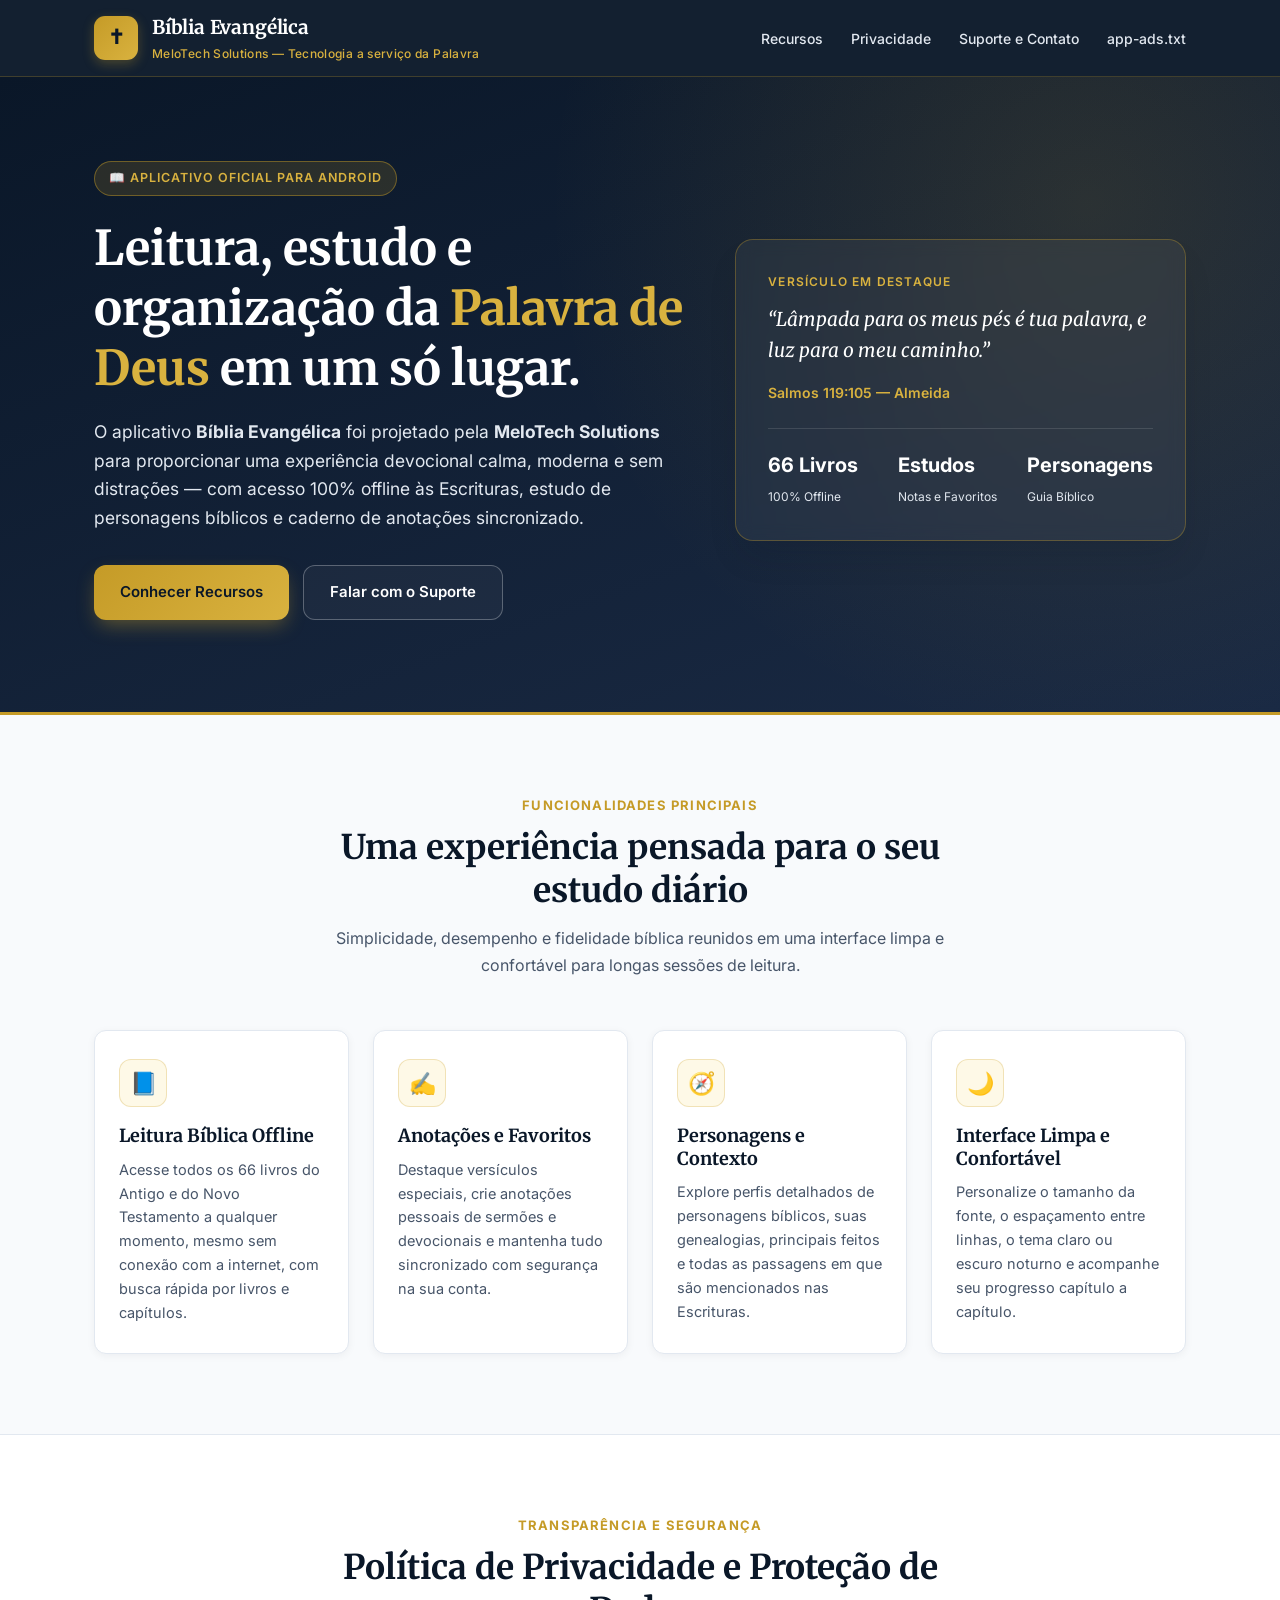
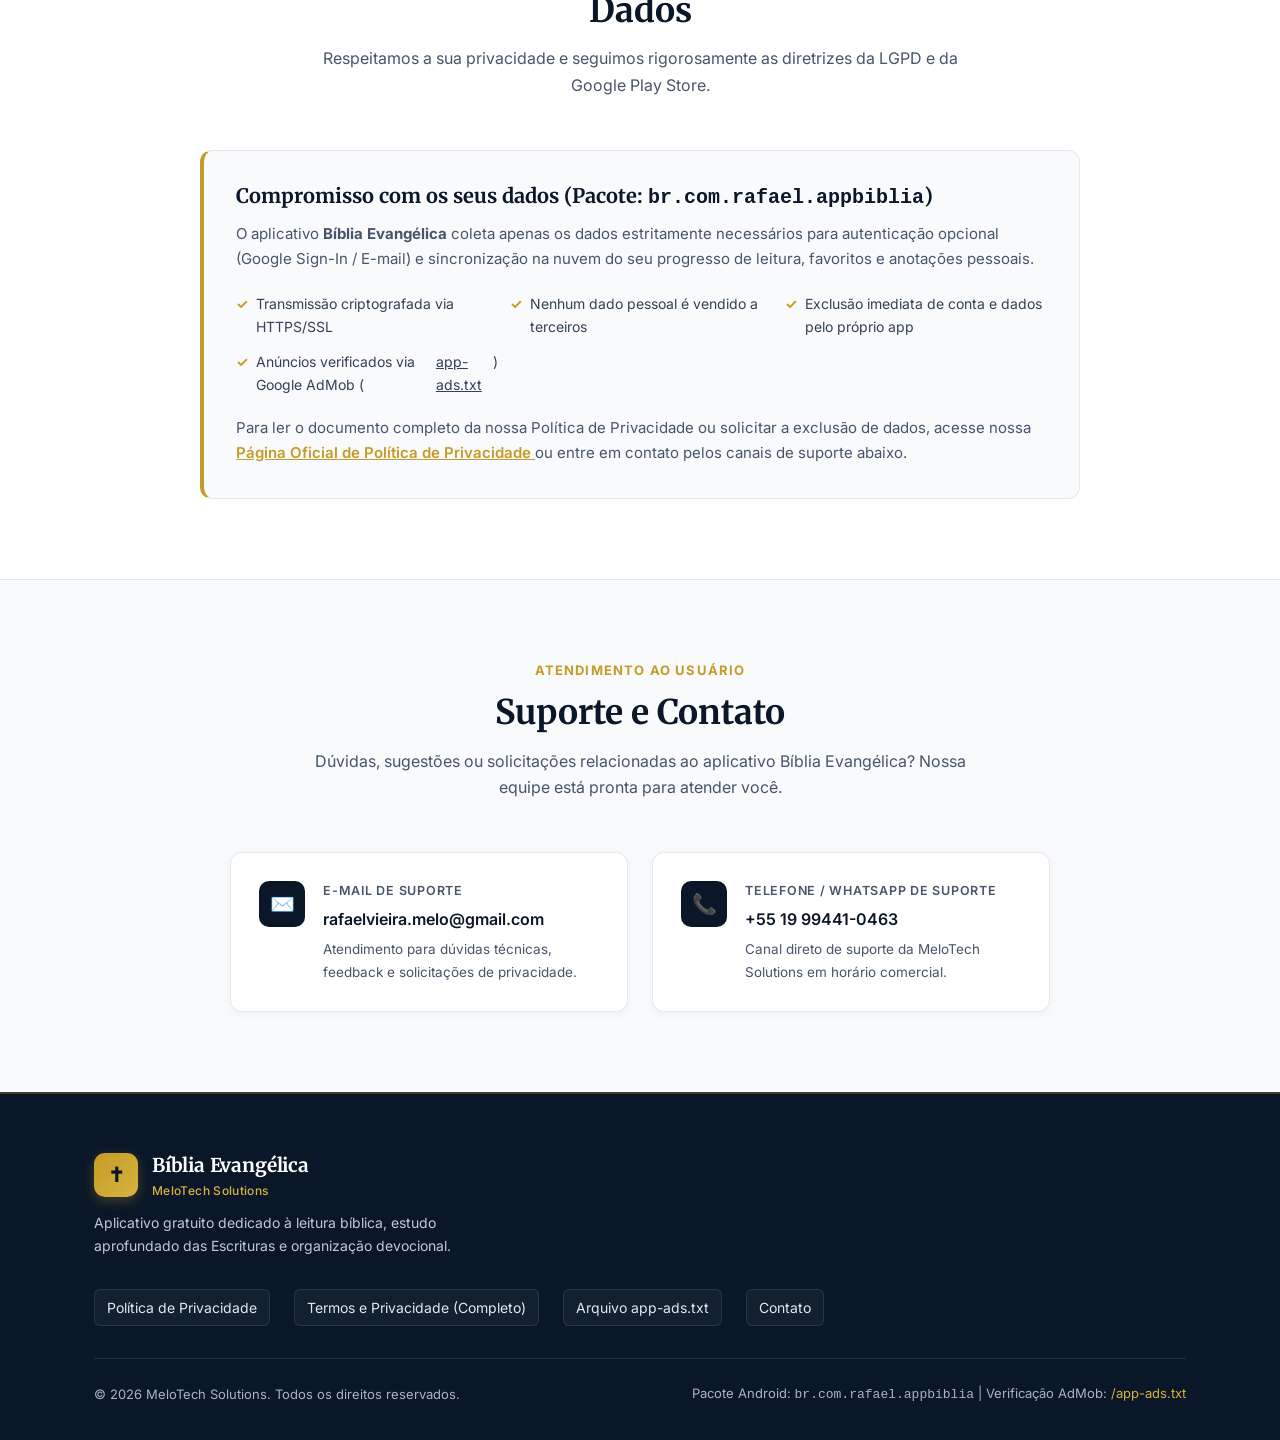
<file: index.html>
<!DOCTYPE html>
<html lang="pt-BR">
<head>
  <meta charset="UTF-8" />
  <meta name="viewport" content="width=device-width, initial-scale=1.0" />
  <meta name="description" content="Bíblia Evangélica — Aplicativo gratuito de leitura bíblica offline, estudo de personagens, anotações pessoais e acompanhamento de progresso. Desenvolvido por MeloTech Solutions." />
  <title>Bíblia Evangélica — Leitura e Estudo Bíblico | MeloTech Solutions</title>

  <!-- Tipografia Google Fonts (Inter + Merriweather) -->
  <link rel="preconnect" href="https://fonts.googleapis.com" />
  <link rel="preconnect" href="https://fonts.gstatic.com" crossorigin />
  <link href="https://fonts.googleapis.com/css2?family=Inter:wght@400;500;600;700&family=Merriweather:ital,wght@0,700;1,400&display=swap" rel="stylesheet" />

  <!-- Folha de estilo principal -->
  <link rel="stylesheet" href="style.css" />
</head>
<body>

  <!-- ==================== CABEÇALHO ==================== -->
  <header class="site-header">
    <div class="container header-inner">
      <a href="#" class="brand" aria-label="Bíblia Evangélica - MeloTech Solutions">
        <div class="brand-badge" aria-hidden="true">✝</div>
        <div class="brand-text">
          <span class="brand-title">Bíblia Evangélica</span>
          <span class="brand-slogan">MeloTech Solutions — Tecnologia a serviço da Palavra</span>
        </div>
      </a>

      <nav aria-label="Navegação principal">
        <ul class="nav-links">
          <li><a href="#recursos">Recursos</a></li>
          <li><a href="#privacidade">Privacidade</a></li>
          <li><a href="#suporte">Suporte e Contato</a></li>
          <li><a href="app-ads.txt" target="_blank" rel="noopener">app-ads.txt</a></li>
        </ul>
      </nav>
    </div>
  </header>

  <!-- ==================== SEÇÃO HERO ==================== -->
  <main>
    <section class="hero">
      <div class="container hero-grid">
        <div>
          <span class="eyebrow">📖 Aplicativo Oficial para Android</span>
          <h1>
            Leitura, estudo e organização da <span>Palavra de Deus</span> em um só lugar.
          </h1>
          <p class="hero-description">
            O aplicativo <strong>Bíblia Evangélica</strong> foi projetado pela <strong>MeloTech Solutions</strong> para proporcionar uma experiência devocional calma, moderna e sem distrações — com acesso 100% offline às Escrituras, estudo de personagens bíblicos e caderno de anotações sincronizado.
          </p>
          <div class="hero-actions">
            <a href="#recursos" class="btn btn-primary">Conhecer Recursos</a>
            <a href="#suporte" class="btn btn-outline">Falar com o Suporte</a>
          </div>
        </div>

        <aside class="hero-card" aria-label="Destaque Bíblico">
          <span class="verse-card-label">Versículo em Destaque</span>
          <blockquote class="verse-quote">
            “Lâmpada para os meus pés é tua palavra, e luz para o meu caminho.”
          </blockquote>
          <span class="verse-ref">Salmos 119:105 — Almeida</span>

          <div class="hero-stats">
            <div class="stat-item">
              <strong>66 Livros</strong>
              <span>100% Offline</span>
            </div>
            <div class="stat-item">
              <strong>Estudos</strong>
              <span>Notas e Favoritos</span>
            </div>
            <div class="stat-item">
              <strong>Personagens</strong>
              <span>Guia Bíblico</span>
            </div>
          </div>
        </aside>
      </div>
    </section>

    <!-- ==================== SEÇÃO DE RECURSOS ==================== -->
    <section id="recursos" class="section">
      <div class="container">
        <div class="section-header">
          <span class="section-tag">Funcionalidades Principais</span>
          <h2>Uma experiência pensada para o seu estudo diário</h2>
          <p>
            Simplicidade, desempenho e fidelidade bíblica reunidos em uma interface limpa e confortável para longas sessões de leitura.
          </p>
        </div>

        <div class="features-grid">
          <article class="feature-card">
            <div class="feature-icon" aria-hidden="true">📘</div>
            <h3>Leitura Bíblica Offline</h3>
            <p>
              Acesse todos os 66 livros do Antigo e do Novo Testamento a qualquer momento, mesmo sem conexão com a internet, com busca rápida por livros e capítulos.
            </p>
          </article>

          <article class="feature-card">
            <div class="feature-icon" aria-hidden="true">✍️</div>
            <h3>Anotações e Favoritos</h3>
            <p>
              Destaque versículos especiais, crie anotações pessoais de sermões e devocionais e mantenha tudo sincronizado com segurança na sua conta.
            </p>
          </article>

          <article class="feature-card">
            <div class="feature-icon" aria-hidden="true">🧭</div>
            <h3>Personagens e Contexto</h3>
            <p>
              Explore perfis detalhados de personagens bíblicos, suas genealogias, principais feitos e todas as passagens em que são mencionados nas Escrituras.
            </p>
          </article>

          <article class="feature-card">
            <div class="feature-icon" aria-hidden="true">🌙</div>
            <h3>Interface Limpa e Confortável</h3>
            <p>
              Personalize o tamanho da fonte, o espaçamento entre linhas, o tema claro ou escuro noturno e acompanhe seu progresso capítulo a capítulo.
            </p>
          </article>
        </div>
      </div>
    </section>

    <!-- ==================== SEÇÃO DE PRIVACIDADE ==================== -->
    <section id="privacidade" class="section section-alt">
      <div class="container">
        <div class="section-header">
          <span class="section-tag">Transparência e Segurança</span>
          <h2>Política de Privacidade e Proteção de Dados</h2>
          <p>
            Respeitamos a sua privacidade e seguimos rigorosamente as diretrizes da LGPD e da Google Play Store.
          </p>
        </div>

        <div class="privacy-box">
          <h3>Compromisso com os seus dados (Pacote: <code>br.com.rafael.appbiblia</code>)</h3>
          <p>
            O aplicativo <strong>Bíblia Evangélica</strong> coleta apenas os dados estritamente necessários para autenticação opcional (Google Sign-In / E-mail) e sincronização na nuvem do seu progresso de leitura, favoritos e anotações pessoais.
          </p>
          <ul class="privacy-list">
            <li>Transmissão criptografada via HTTPS/SSL</li>
            <li>Nenhum dado pessoal é vendido a terceiros</li>
            <li>Exclusão imediata de conta e dados pelo próprio app</li>
            <li>Anúncios verificados via Google AdMob (<a href="app-ads.txt" style="text-decoration: underline;">app-ads.txt</a>)</li>
          </ul>
          <p style="margin-bottom: 0;">
            Para ler o documento completo da nossa Política de Privacidade ou solicitar a exclusão de dados, acesse nossa
            <a href="https://sites.google.com/view/biblia-evangelica-privacidade/in%C3%ADcio" target="_blank" rel="noopener" style="color: var(--gold-500); font-weight: 600; text-decoration: underline;">
              Página Oficial de Política de Privacidade
            </a>
            ou entre em contato pelos canais de suporte abaixo.
          </p>
        </div>
      </div>
    </section>

    <!-- ==================== SEÇÃO DE SUPORTE E CONTATO ==================== -->
    <section id="suporte" class="section">
      <div class="container">
        <div class="section-header">
          <span class="section-tag">Atendimento ao Usuário</span>
          <h2>Suporte e Contato</h2>
          <p>
            Dúvidas, sugestões ou solicitações relacionadas ao aplicativo Bíblia Evangélica? Nossa equipe está pronta para atender você.
          </p>
        </div>

        <div class="contact-grid">
          <div class="contact-card">
            <div class="contact-icon" aria-hidden="true">✉️</div>
            <div class="contact-info">
              <span>E-mail de Suporte</span>
              <a href="mailto:rafaelvieira.melo@gmail.com">rafaelvieira.melo@gmail.com</a>
              <p>Atendimento para dúvidas técnicas, feedback e solicitações de privacidade.</p>
            </div>
          </div>

          <div class="contact-card">
            <div class="contact-icon" aria-hidden="true">📞</div>
            <div class="contact-info">
              <span>Telefone / WhatsApp de Suporte</span>
              <a href="tel:+5519994410463">+55 19 99441-0463</a>
              <p>Canal direto de suporte da MeloTech Solutions em horário comercial.</p>
            </div>
          </div>
        </div>
      </div>
    </section>
  </main>

  <!-- ==================== RODAPÉ ==================== -->
  <footer class="site-footer">
    <div class="container">
      <div class="footer-top">
        <div class="footer-brand">
          <div class="brand">
            <div class="brand-badge" aria-hidden="true">✝</div>
            <div class="brand-text">
              <span class="brand-title">Bíblia Evangélica</span>
              <span class="brand-slogan">MeloTech Solutions</span>
            </div>
          </div>
          <p>
            Aplicativo gratuito dedicado à leitura bíblica, estudo aprofundado das Escrituras e organização devocional.
          </p>
        </div>

        <div class="footer-links" aria-label="Links institucionais e verificação">
          <a href="#privacidade">Política de Privacidade</a>
          <a href="https://sites.google.com/view/biblia-evangelica-privacidade/in%C3%ADcio" target="_blank" rel="noopener">Termos e Privacidade (Completo)</a>
          <a href="app-ads.txt" target="_blank" rel="noopener">Arquivo app-ads.txt</a>
          <a href="mailto:rafaelvieira.melo@gmail.com">Contato</a>
        </div>
      </div>

      <div class="footer-bottom">
        <span>&copy; 2026 MeloTech Solutions. Todos os direitos reservados.</span>
        <span>Pacote Android: <code>br.com.rafael.appbiblia</code> | Verificação AdMob: <a href="app-ads.txt" style="color: var(--gold-400);">/app-ads.txt</a></span>
      </div>
    </div>
  </footer>

</body>
</html>
</file>
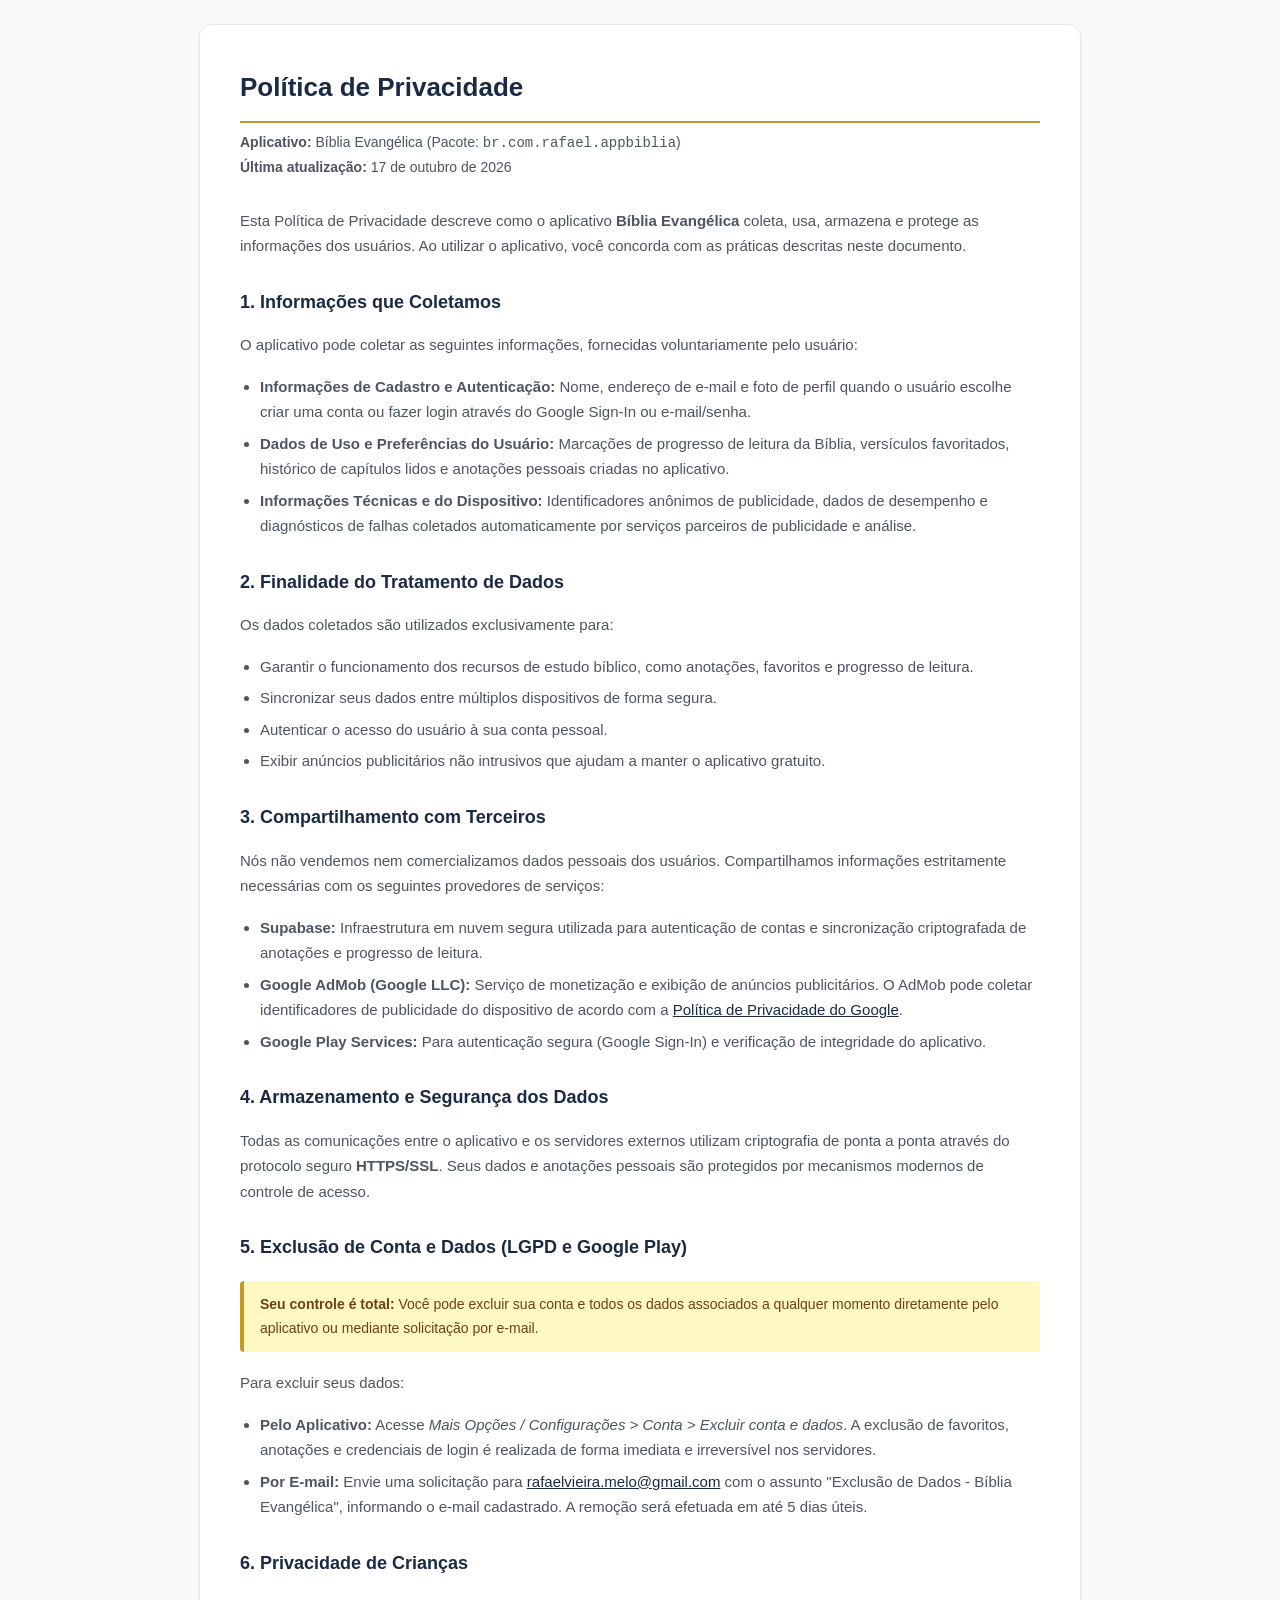
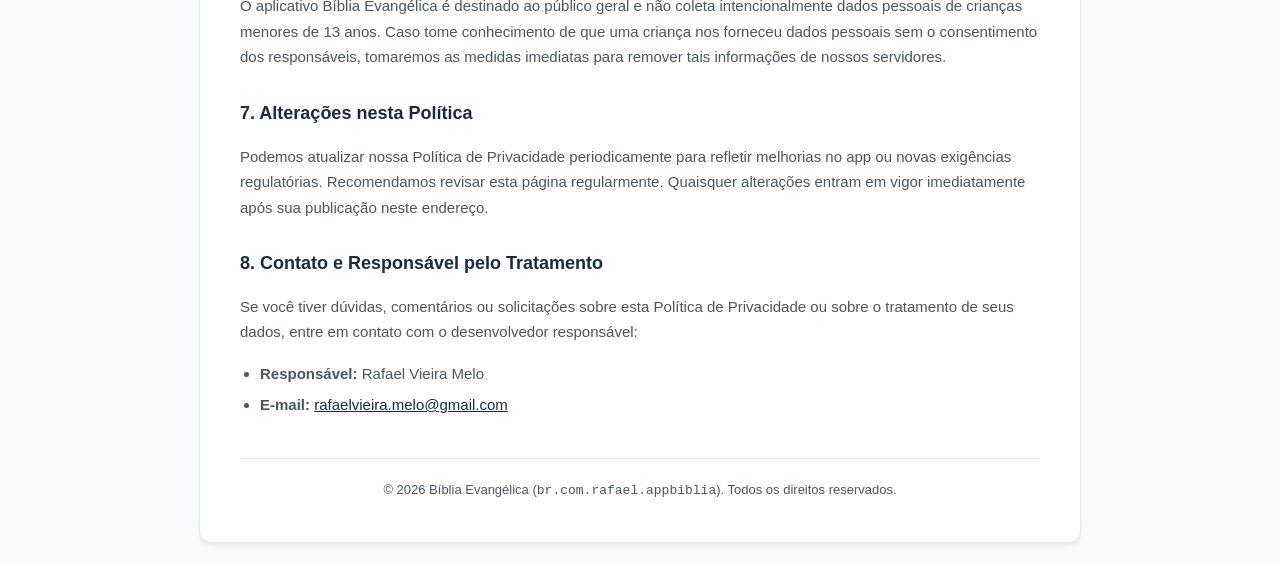
<file: privacidade.html>
<!DOCTYPE html>
<html lang="pt-BR">
<head>
    <meta charset="UTF-8">
    <meta name="viewport" content="width=device-width, initial-scale=1.0">
    <title>Política de Privacidade - Bíblia Evangélica</title>
    <style>
        :root {
            --primary: #1A2A44;
            --accent: #C59B27;
            --text-primary: #1F2937;
            --text-secondary: #4B5563;
            --bg: #F9FAFB;
            --card-bg: #FFFFFF;
            --border: #E5E7EB;
        }
        body {
            font-family: -apple-system, BlinkMacSystemFont, "Segoe UI", Roboto, Helvetica, Arial, sans-serif;
            line-height: 1.7;
            color: var(--text-primary);
            background-color: var(--bg);
            margin: 0;
            padding: 24px 16px;
        }
        .container {
            max-width: 800px;
            margin: 0 auto;
            background: var(--card-bg);
            padding: 40px;
            border-radius: 12px;
            box-shadow: 0 4px 6px -1px rgba(0, 0, 0, 0.05), 0 2px 4px -1px rgba(0, 0, 0, 0.03);
            border: 1px solid var(--border);
        }
        h1 {
            color: var(--primary);
            font-size: 26px;
            margin-top: 0;
            margin-bottom: 8px;
            border-bottom: 2px solid var(--accent);
            padding-bottom: 12px;
        }
        .subtitle {
            color: var(--text-secondary);
            font-size: 14px;
            margin-bottom: 28px;
        }
        h2 {
            color: var(--primary);
            font-size: 18px;
            margin-top: 28px;
            margin-bottom: 10px;
        }
        p, li {
            color: var(--text-secondary);
            font-size: 15px;
        }
        ul {
            padding-left: 20px;
        }
        li {
            margin-bottom: 6px;
        }
        .highlight-box {
            background-color: #FEF9C3;
            border-left: 4px solid var(--accent);
            padding: 12px 16px;
            margin: 18px 0;
            border-radius: 4px;
            font-size: 14px;
            color: #713F12;
        }
        footer {
            margin-top: 40px;
            padding-top: 20px;
            border-top: 1px solid var(--border);
            font-size: 13px;
            color: var(--text-secondary);
            text-align: center;
        }
        a {
            color: var(--primary);
            font-weight: 500;
        }
    </style>
</head>
<body>

<div class="container">
    <h1>Política de Privacidade</h1>
    <div class="subtitle">
        <strong>Aplicativo:</strong> Bíblia Evangélica (Pacote: <code>br.com.rafael.appbiblia</code>)<br>
        <strong>Última atualização:</strong> 17 de outubro de 2026
    </div>

    <p>Esta Política de Privacidade descreve como o aplicativo <strong>Bíblia Evangélica</strong> coleta, usa, armazena e protege as informações dos usuários. Ao utilizar o aplicativo, você concorda com as práticas descritas neste documento.</p>

    <h2>1. Informações que Coletamos</h2>
    <p>O aplicativo pode coletar as seguintes informações, fornecidas voluntariamente pelo usuário:</p>
    <ul>
        <li><strong>Informações de Cadastro e Autenticação:</strong> Nome, endereço de e-mail e foto de perfil quando o usuário escolhe criar uma conta ou fazer login através do Google Sign-In ou e-mail/senha.</li>
        <li><strong>Dados de Uso e Preferências do Usuário:</strong> Marcações de progresso de leitura da Bíblia, versículos favoritados, histórico de capítulos lidos e anotações pessoais criadas no aplicativo.</li>
        <li><strong>Informações Técnicas e do Dispositivo:</strong> Identificadores anônimos de publicidade, dados de desempenho e diagnósticos de falhas coletados automaticamente por serviços parceiros de publicidade e análise.</li>
    </ul>

    <h2>2. Finalidade do Tratamento de Dados</h2>
    <p>Os dados coletados são utilizados exclusivamente para:</p>
    <ul>
        <li>Garantir o funcionamento dos recursos de estudo bíblico, como anotações, favoritos e progresso de leitura.</li>
        <li>Sincronizar seus dados entre múltiplos dispositivos de forma segura.</li>
        <li>Autenticar o acesso do usuário à sua conta pessoal.</li>
        <li>Exibir anúncios publicitários não intrusivos que ajudam a manter o aplicativo gratuito.</li>
    </ul>

    <h2>3. Compartilhamento com Terceiros</h2>
    <p>Nós não vendemos nem comercializamos dados pessoais dos usuários. Compartilhamos informações estritamente necessárias com os seguintes provedores de serviços:</p>
    <ul>
        <li><strong>Supabase:</strong> Infraestrutura em nuvem segura utilizada para autenticação de contas e sincronização criptografada de anotações e progresso de leitura.</li>
        <li><strong>Google AdMob (Google LLC):</strong> Serviço de monetização e exibição de anúncios publicitários. O AdMob pode coletar identificadores de publicidade do dispositivo de acordo com a <a href="https://policies.google.com/privacy" target="_blank" rel="noopener">Política de Privacidade do Google</a>.</li>
        <li><strong>Google Play Services:</strong> Para autenticação segura (Google Sign-In) e verificação de integridade do aplicativo.</li>
    </ul>

    <h2>4. Armazenamento e Segurança dos Dados</h2>
    <p>Todas as comunicações entre o aplicativo e os servidores externos utilizam criptografia de ponta a ponta através do protocolo seguro <strong>HTTPS/SSL</strong>. Seus dados e anotações pessoais são protegidos por mecanismos modernos de controle de acesso.</p>

    <h2>5. Exclusão de Conta e Dados (LGPD e Google Play)</h2>
    <div class="highlight-box">
        <strong>Seu controle é total:</strong> Você pode excluir sua conta e todos os dados associados a qualquer momento diretamente pelo aplicativo ou mediante solicitação por e-mail.
    </div>
    <p>Para excluir seus dados:</p>
    <ul>
        <li><strong>Pelo Aplicativo:</strong> Acesse <em>Mais Opções / Configurações &gt; Conta &gt; Excluir conta e dados</em>. A exclusão de favoritos, anotações e credenciais de login é realizada de forma imediata e irreversível nos servidores.</li>
        <li><strong>Por E-mail:</strong> Envie uma solicitação para <a href="mailto:rafaelvieira.melo@gmail.com">rafaelvieira.melo@gmail.com</a> com o assunto "Exclusão de Dados - Bíblia Evangélica", informando o e-mail cadastrado. A remoção será efetuada em até 5 dias úteis.</li>
    </ul>

    <h2>6. Privacidade de Crianças</h2>
    <p>O aplicativo Bíblia Evangélica é destinado ao público geral e não coleta intencionalmente dados pessoais de crianças menores de 13 anos. Caso tome conhecimento de que uma criança nos forneceu dados pessoais sem o consentimento dos responsáveis, tomaremos as medidas imediatas para remover tais informações de nossos servidores.</p>

    <h2>7. Alterações nesta Política</h2>
    <p>Podemos atualizar nossa Política de Privacidade periodicamente para refletir melhorias no app ou novas exigências regulatórias. Recomendamos revisar esta página regularmente. Quaisquer alterações entram em vigor imediatamente após sua publicação neste endereço.</p>

    <h2>8. Contato e Responsável pelo Tratamento</h2>
    <p>Se você tiver dúvidas, comentários ou solicitações sobre esta Política de Privacidade ou sobre o tratamento de seus dados, entre em contato com o desenvolvedor responsável:</p>
    <ul>
        <li><strong>Responsável:</strong> Rafael Vieira Melo</li>
        <li><strong>E-mail:</strong> <a href="mailto:rafaelvieira.melo@gmail.com">rafaelvieira.melo@gmail.com</a></li>
    </ul>

    <footer>
        &copy; 2026 Bíblia Evangélica (<code>br.com.rafael.appbiblia</code>). Todos os direitos reservados.
    </footer>
</div>

</body>
</html>
</file>
<file: style.css>
/* ==========================================================================
   Bíblia Evangélica — Landing Page Oficial | MeloTech Solutions
   Paleta: Azul Escuro Profundo (#0A1728 / #1A2A44), Branco (#FFFFFF),
           Dourado Sóbrio (#C59B27 / #D4AF37) e Cinza Claro (#F8FAFC)
   ========================================================================== */

:root {
  --navy-950: #0a1728;
  --navy-900: #112239;
  --navy-800: #1a2a44;
  --navy-700: #253b5e;
  --gold-500: #c59b27;
  --gold-400: #d9b23f;
  --gold-100: #fef9e7;
  --white: #ffffff;
  --gray-50: #f8fafc;
  --gray-100: #f1f5f9;
  --gray-200: #e2e8f0;
  --gray-600: #475569;
  --gray-700: #334155;
  --gray-800: #1e293b;
  --shadow-sm: 0 2px 8px rgba(10, 23, 40, 0.05);
  --shadow-md: 0 10px 25px -5px rgba(10, 23, 40, 0.08),
    0 8px 10px -6px rgba(10, 23, 40, 0.04);
  --shadow-lg: 0 20px 35px -10px rgba(10, 23, 40, 0.18);
  --radius-md: 12px;
  --radius-lg: 18px;
}

*,
*::before,
*::after {
  box-sizing: border-box;
  margin: 0;
  padding: 0;
}

html {
  scroll-behavior: smooth;
}

body {
  font-family: 'Inter', -apple-system, BlinkMacSystemFont, 'Segoe UI', Roboto,
    Helvetica, Arial, sans-serif;
  color: var(--gray-800);
  background-color: var(--gray-50);
  line-height: 1.65;
  -webkit-font-smoothing: antialiased;
}

h1,
h2,
h3,
.serif-title {
  font-family: 'Merriweather', Georgia, 'Times New Roman', serif;
  color: var(--navy-950);
  line-height: 1.25;
}

a {
  color: inherit;
  text-decoration: none;
  transition: all 0.2s ease;
}

.container {
  width: 100%;
  max-width: 1140px;
  margin: 0 auto;
  padding: 0 24px;
}

/* ==========================================================================
   Cabeçalho (Header / Navbar)
   ========================================================================== */
.site-header {
  background-color: rgba(10, 23, 40, 0.96);
  backdrop-filter: blur(10px);
  border-bottom: 1px solid rgba(197, 155, 39, 0.25);
  position: sticky;
  top: 0;
  z-index: 100;
}

.header-inner {
  display: flex;
  align-items: center;
  justify-content: space-between;
  min-height: 76px;
  gap: 16px;
}

.brand {
  display: flex;
  align-items: center;
  gap: 14px;
}

.brand-badge {
  width: 44px;
  height: 44px;
  border-radius: 11px;
  background: linear-gradient(135deg, var(--gold-500), var(--gold-400));
  color: var(--navy-950);
  display: flex;
  align-items: center;
  justify-content: center;
  font-weight: 700;
  font-size: 20px;
  box-shadow: 0 4px 12px rgba(197, 155, 39, 0.3);
}

.brand-text {
  display: flex;
  flex-direction: column;
}

.brand-title {
  font-family: 'Merriweather', Georgia, serif;
  font-size: 19px;
  font-weight: 700;
  color: var(--white);
  letter-spacing: -0.01em;
}

.brand-slogan {
  font-size: 12px;
  color: var(--gold-400);
  font-weight: 500;
  letter-spacing: 0.03em;
}

.nav-links {
  display: flex;
  align-items: center;
  gap: 28px;
  list-style: none;
}

.nav-links a {
  color: var(--gray-200);
  font-size: 14px;
  font-weight: 500;
}

.nav-links a:hover {
  color: var(--gold-400);
}

/* ==========================================================================
   Seção Hero (Destaque Principal)
   ========================================================================== */
.hero {
  background: radial-gradient(
      circle at 85% 20%,
      rgba(197, 155, 39, 0.14),
      transparent 45%
    ),
    linear-gradient(160deg, var(--navy-950) 0%, var(--navy-800) 100%);
  color: var(--white);
  padding: 84px 0 92px;
  border-bottom: 3px solid var(--gold-500);
}

.hero-grid {
  display: grid;
  grid-template-columns: 1.25fr 0.95fr;
  gap: 48px;
  align-items: center;
}

.eyebrow {
  display: inline-flex;
  align-items: center;
  gap: 8px;
  background-color: rgba(197, 155, 39, 0.16);
  border: 1px solid rgba(197, 155, 39, 0.45);
  color: var(--gold-400);
  font-size: 12.5px;
  font-weight: 600;
  text-transform: uppercase;
  letter-spacing: 0.08em;
  padding: 6px 14px;
  border-radius: 999px;
  margin-bottom: 22px;
}

.hero h1 {
  color: var(--white);
  font-size: clamp(32px, 4.5vw, 48px);
  margin-bottom: 20px;
}

.hero h1 span {
  color: var(--gold-400);
}

.hero-description {
  font-size: 17.5px;
  color: var(--gray-200);
  margin-bottom: 32px;
  max-width: 580px;
}

.hero-actions {
  display: flex;
  flex-wrap: wrap;
  gap: 14px;
}

.btn {
  display: inline-flex;
  align-items: center;
  justify-content: center;
  gap: 10px;
  padding: 14px 26px;
  border-radius: var(--radius-md);
  font-size: 15px;
  font-weight: 600;
  cursor: pointer;
}

.btn-primary {
  background: linear-gradient(135deg, var(--gold-500), var(--gold-400));
  color: var(--navy-950);
  box-shadow: 0 8px 20px -4px rgba(197, 155, 39, 0.45);
}

.btn-primary:hover {
  transform: translateY(-2px);
  box-shadow: 0 12px 24px -4px rgba(197, 155, 39, 0.6);
}

.btn-outline {
  border: 1px solid rgba(255, 255, 255, 0.28);
  color: var(--white);
  background-color: rgba(255, 255, 255, 0.04);
}

.btn-outline:hover {
  border-color: var(--gold-400);
  color: var(--gold-400);
  background-color: rgba(197, 155, 39, 0.08);
}

/* Card de Prévia do App na Hero */
.hero-card {
  background: rgba(255, 255, 255, 0.05);
  border: 1px solid rgba(197, 155, 39, 0.35);
  border-radius: var(--radius-lg);
  padding: 32px;
  box-shadow: var(--shadow-lg);
  backdrop-filter: blur(8px);
}

.verse-card-label {
  font-size: 12px;
  text-transform: uppercase;
  letter-spacing: 0.1em;
  color: var(--gold-400);
  font-weight: 600;
  margin-bottom: 12px;
  display: block;
}

.verse-quote {
  font-family: 'Merriweather', Georgia, serif;
  font-size: 19px;
  font-style: italic;
  color: var(--white);
  line-height: 1.6;
  margin-bottom: 16px;
}

.verse-ref {
  font-size: 14px;
  color: var(--gold-400);
  font-weight: 600;
  margin-bottom: 24px;
  display: block;
}

.hero-stats {
  display: grid;
  grid-template-columns: repeat(3, 1fr);
  gap: 12px;
  padding-top: 20px;
  border-top: 1px solid rgba(255, 255, 255, 0.12);
}

.stat-item strong {
  display: block;
  font-size: 20px;
  color: var(--white);
  font-weight: 700;
}

.stat-item span {
  font-size: 12px;
  color: var(--gray-200);
}

/* ==========================================================================
   Seção de Recursos (Features)
   ========================================================================== */
.section {
  padding: 80px 0;
}

.section-alt {
  background-color: var(--white);
  border-top: 1px solid var(--gray-200);
  border-bottom: 1px solid var(--gray-200);
}

.section-header {
  text-align: center;
  max-width: 680px;
  margin: 0 auto 52px;
}

.section-tag {
  color: var(--gold-500);
  font-size: 13px;
  font-weight: 700;
  text-transform: uppercase;
  letter-spacing: 0.09em;
  display: block;
  margin-bottom: 10px;
}

.section-header h2 {
  font-size: clamp(26px, 3.2vw, 34px);
  margin-bottom: 14px;
}

.section-header p {
  color: var(--gray-600);
  font-size: 16px;
}

.features-grid {
  display: grid;
  grid-template-columns: repeat(auto-fit, minmax(255px, 1fr));
  gap: 24px;
}

.feature-card {
  background-color: var(--white);
  border: 1px solid var(--gray-200);
  border-radius: var(--radius-md);
  padding: 28px 24px;
  box-shadow: var(--shadow-sm);
  transition: transform 0.2s ease, box-shadow 0.2s ease, border-color 0.2s ease;
}

.feature-card:hover {
  transform: translateY(-4px);
  box-shadow: var(--shadow-md);
  border-color: var(--gold-500);
}

.feature-icon {
  width: 48px;
  height: 48px;
  border-radius: 12px;
  background-color: var(--gold-100);
  color: var(--gold-500);
  display: flex;
  align-items: center;
  justify-content: center;
  font-size: 22px;
  margin-bottom: 18px;
  border: 1px solid rgba(197, 155, 39, 0.25);
}

.feature-card h3 {
  font-size: 18px;
  margin-bottom: 10px;
}

.feature-card p {
  font-size: 14.5px;
  color: var(--gray-600);
}

/* ==========================================================================
   Seção de Política de Privacidade Resumida
   ========================================================================== */
.privacy-box {
  background-color: var(--gray-50);
  border: 1px solid var(--gray-200);
  border-left: 4px solid var(--gold-500);
  border-radius: var(--radius-md);
  padding: 32px;
  max-width: 880px;
  margin: 0 auto;
}

.privacy-box h3 {
  font-size: 20px;
  margin-bottom: 12px;
}

.privacy-box p {
  color: var(--gray-600);
  font-size: 15px;
  margin-bottom: 14px;
}

.privacy-list {
  list-style: none;
  display: grid;
  grid-template-columns: repeat(auto-fit, minmax(240px, 1fr));
  gap: 12px;
  margin: 20px 0;
}

.privacy-list li {
  font-size: 14px;
  color: var(--gray-700);
  display: flex;
  align-items: flex-start;
  gap: 8px;
}

.privacy-list li::before {
  content: '✓';
  color: var(--gold-500);
  font-weight: 700;
}

/* ==========================================================================
   Seção de Suporte e Contato
   ========================================================================== */
.contact-grid {
  display: grid;
  grid-template-columns: repeat(auto-fit, minmax(280px, 1fr));
  gap: 24px;
  max-width: 820px;
  margin: 0 auto;
}

.contact-card {
  background-color: var(--white);
  border: 1px solid var(--gray-200);
  border-radius: var(--radius-md);
  padding: 28px;
  display: flex;
  align-items: flex-start;
  gap: 18px;
  box-shadow: var(--shadow-sm);
}

.contact-card:hover {
  border-color: var(--gold-500);
}

.contact-icon {
  width: 46px;
  height: 46px;
  border-radius: 10px;
  background-color: var(--navy-950);
  color: var(--gold-400);
  display: flex;
  align-items: center;
  justify-content: center;
  font-size: 20px;
  flex-shrink: 0;
}

.contact-info span {
  display: block;
  font-size: 12.5px;
  text-transform: uppercase;
  letter-spacing: 0.06em;
  color: var(--gray-600);
  font-weight: 600;
  margin-bottom: 4px;
}

.contact-info a {
  font-size: 16px;
  font-weight: 600;
  color: var(--navy-950);
  word-break: break-all;
}

.contact-info a:hover {
  color: var(--gold-500);
}

.contact-info p {
  font-size: 13.5px;
  color: var(--gray-600);
  margin-top: 6px;
}

/* ==========================================================================
   Rodapé (Footer)
   ========================================================================== */
.site-footer {
  background-color: var(--navy-950);
  color: var(--gray-200);
  padding: 56px 0 36px;
  border-top: 2px solid rgba(197, 155, 39, 0.3);
}

.footer-top {
  display: flex;
  flex-wrap: wrap;
  justify-content: space-between;
  gap: 32px;
  padding-bottom: 32px;
  border-bottom: 1px solid rgba(255, 255, 255, 0.1);
}

.footer-brand p {
  color: var(--gray-200);
  font-size: 14px;
  max-width: 380px;
  margin-top: 10px;
  opacity: 0.85;
}

.footer-links {
  display: flex;
  flex-wrap: wrap;
  gap: 24px;
  align-items: center;
}

.footer-links a {
  font-size: 14px;
  color: var(--gray-200);
  padding: 6px 12px;
  border-radius: 6px;
  background-color: rgba(255, 255, 255, 0.04);
  border: 1px solid rgba(255, 255, 255, 0.1);
}

.footer-links a:hover {
  border-color: var(--gold-400);
  color: var(--gold-400);
}

.footer-bottom {
  padding-top: 24px;
  display: flex;
  flex-wrap: wrap;
  justify-content: space-between;
  align-items: center;
  gap: 12px;
  font-size: 13px;
  color: rgba(226, 232, 240, 0.75);
}

/* ==========================================================================
   Responsividade (Mobile & Tablet)
   ========================================================================== */
@media (max-width: 860px) {
  .hero-grid {
    grid-template-columns: 1fr;
    gap: 36px;
  }

  .hero {
    padding: 56px 0 64px;
  }

  .header-inner {
    flex-direction: column;
    padding: 14px 0;
  }

  .nav-links {
    gap: 18px;
    flex-wrap: wrap;
    justify-content: center;
  }
}

@media (max-width: 480px) {
  .hero-stats {
    grid-template-columns: 1fr;
    gap: 10px;
  }

  .hero-actions .btn {
    width: 100%;
  }
}
</file>
